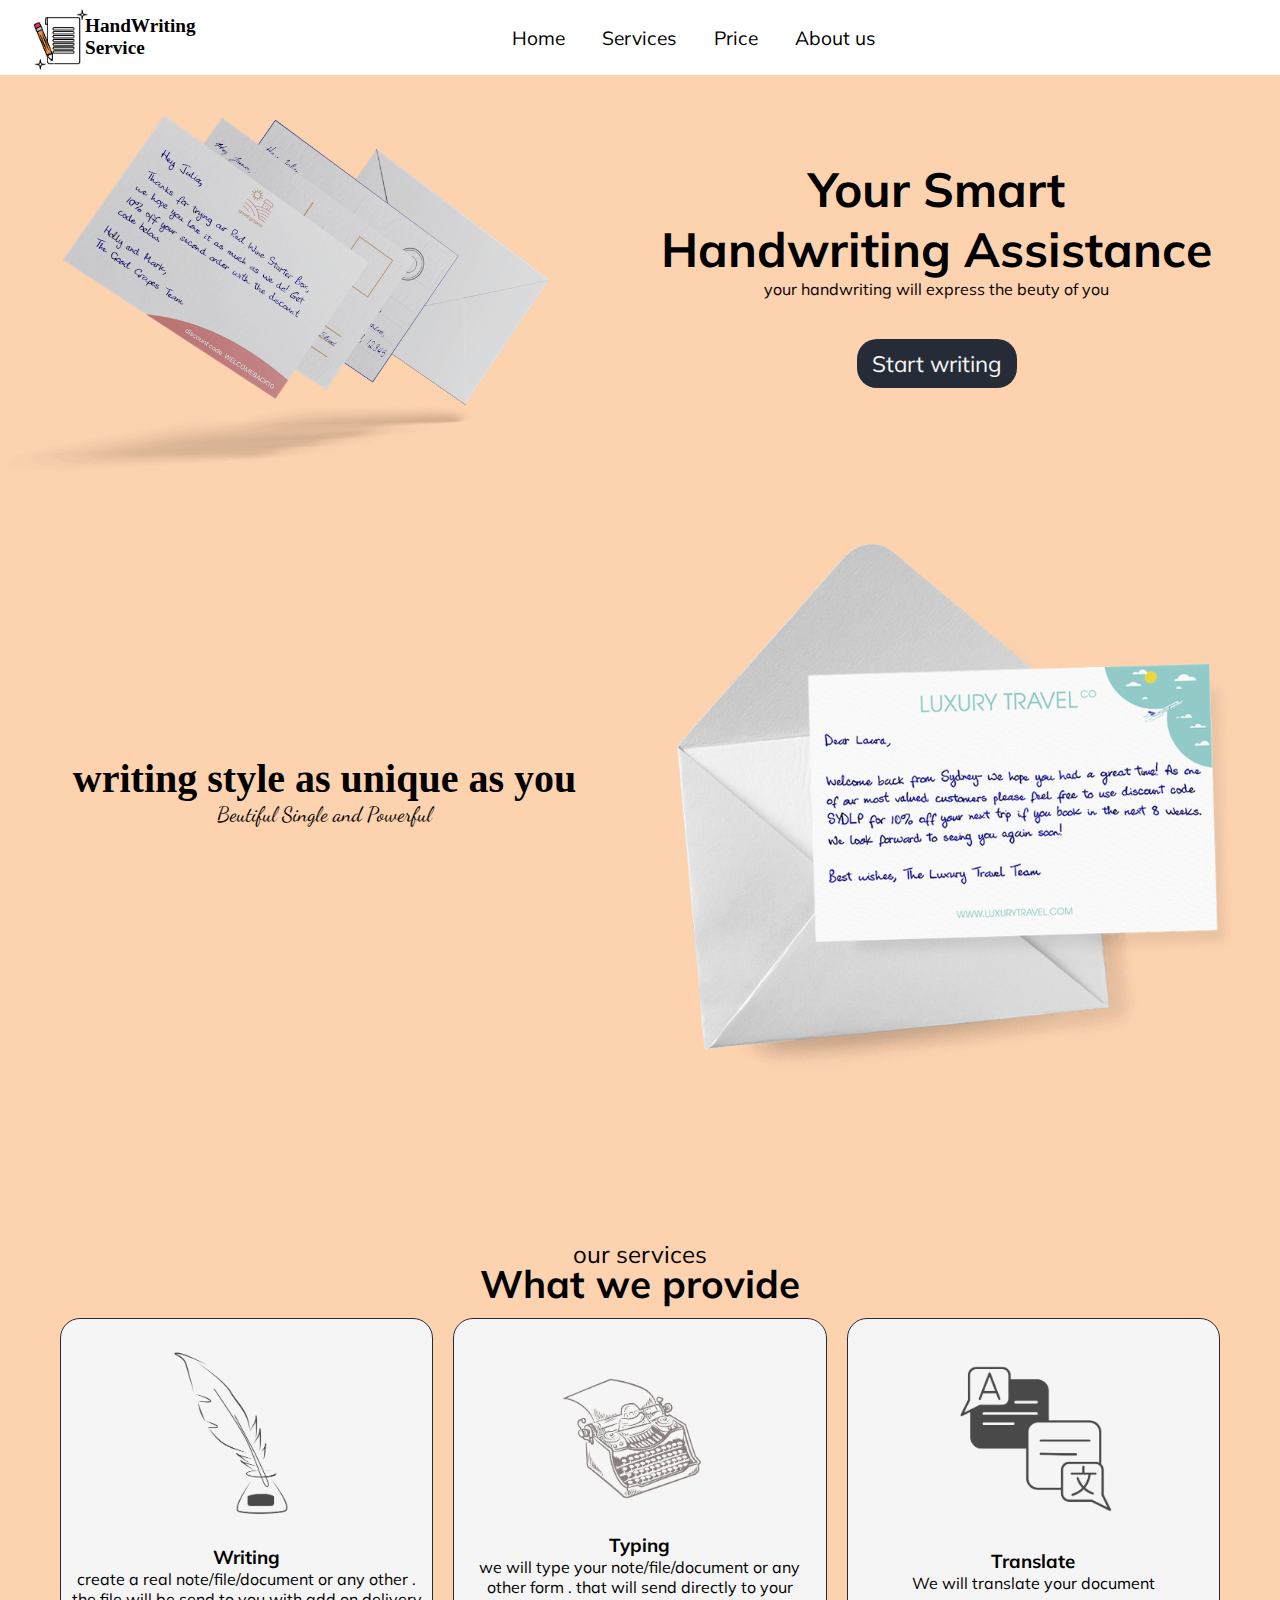
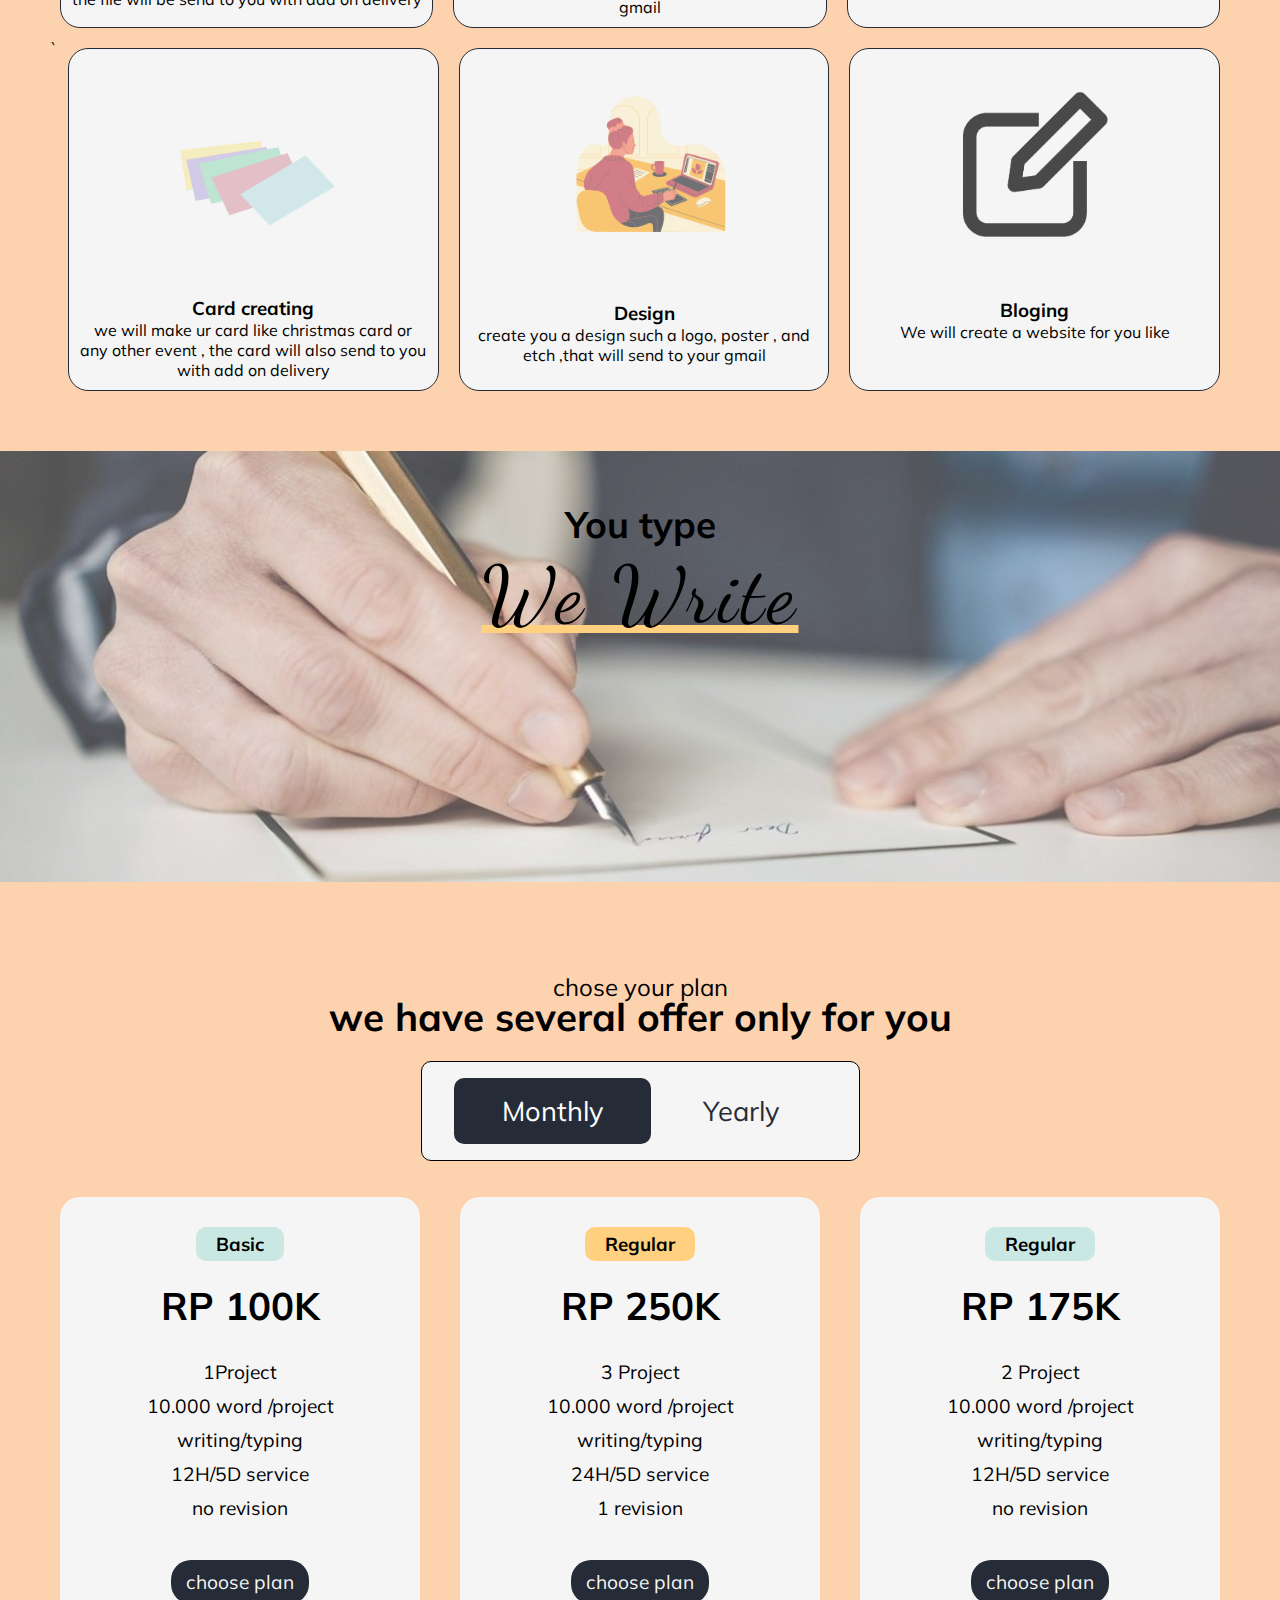
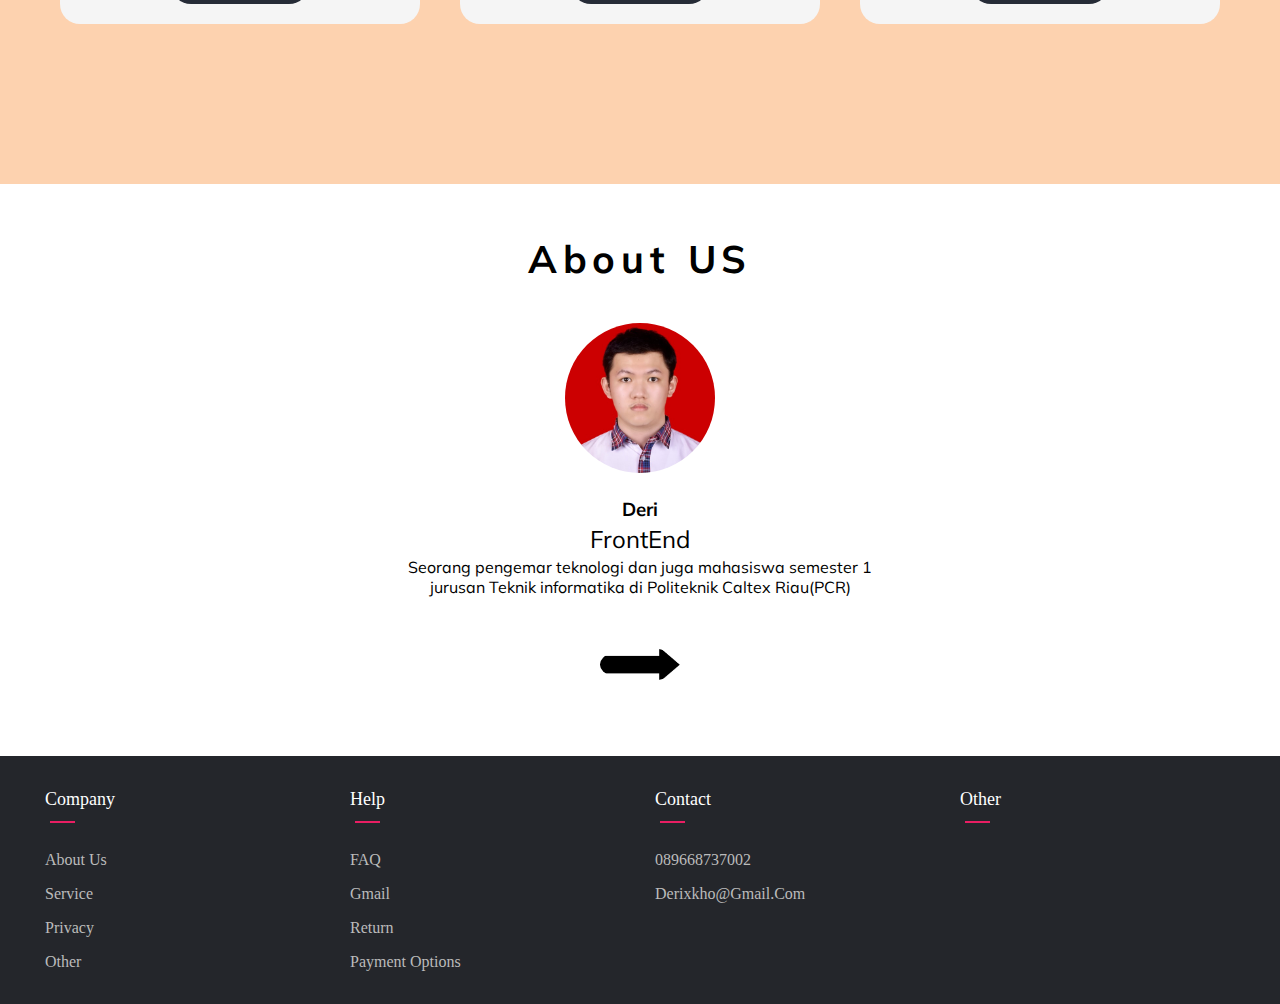
<file: index.html>
<!DOCTYPE html>
<html lang="en">
<head>
    <meta charset="UTF-8">
    <meta http-equiv="X-UA-Compatible" content="IE=edge">
    <meta name="viewport" content="width=device-width, initial-scale=1.0">
    <title></title>
    <!-- font -->
    <link rel="preconnect" href="https://fonts.googleapis.com">
    <link rel="preconnect" href="https://fonts.gstatic.com" crossorigin>
    <link href="https://fonts.googleapis.com/css2?family=Mulish&display=swap" rel="stylesheet">
    <link rel="preconnect" href="https://fonts.googleapis.com">
<link rel="preconnect" href="https://fonts.gstatic.com" crossorigin>
    <link href="https://fonts.googleapis.com/css2?family=Dancing+Script&display=swap" rel="stylesheet">
    <link rel="stylesheet" href="HandWriting.css">
</head>
<body>
    <header>
        
            <a href="#" class="logoContainer">
                <img src="asset/Logo-removebg-preview.png" width="70px" class="logo">
                <p class="logoText">HandWriting Service</p>
            </a>
        <nav class="navbar">
            <a href="">Home
                <span></span>
                <span></span>
            </a>
            <a href="#services">Services
                <span></span>
                <span></span>
                
            </a>
            <a href="#pricing">Price
                <span></span>
                <span></span>
               
            </a>
            <a href="#Review" class="about">About us
                <span></span>
                <span></span>
                
            </a>
        </nav>

            <div class="menuBurger">
                <div class="btnBurger"></div>
            </div>
        

<div class="bigcontainer">
    </header>

    <!-- section -->
    <main class="bagianDepan">
            <img src="asset/envelope2.png" alt="" class=" gambarUtama" >
        <div class="isi">
            
            <h2>Your Smart</h2>
            <h2> Handwriting Assistance</h2>
            <p>your handwriting will express the beuty of you</p>
            <a href="#" class="btnStart">Start writing</a>

        </div>

        <div class="isidua">
            <h2>writing style as unique as you</h2>
            <p>Beutiful Single and Powerful</p>
        </div>
        <img src="asset/surat.png" class="gambarKedua">
    </main>
    <section class="services" >
    <div class="heading">
        <span id="services">our services</span>
        <h1>What we provide</h1>
    </div>
    <article class="service" >
            <div class="containerBox">
                <img src="asset/logo1.png" alt="" width="100%">
                <h3>Writing</h3>
                <p>create a real note/file/document or any other . the file will be send to you with add on delivery</p>
            </div>
            <div class="containerBox">
                <img src="asset/logo2.png" alt="" width="100%">
                <h3>Typing</h3>
                <p>we will type your note/file/document or any other form . that will send directly to your gmail</p>
            </div>
            <div class="containerBox">
                <img src="asset/logo3.png" alt=""width="100%">
                <h3>Translate</h3>
                <p>We will translate your document </p>
            </div>
    </article>
        <article class="service">`
            <div class="containerBox">
                <img src="asset/logo4.png" alt=""width="100%">
                <h3>Card creating</h3>
                <p>we will make ur card like christmas card or any other event , the card will also send to you with add on delivery</p>
            </div>
            <div class="containerBox">
                <img src="asset/logo5.png" alt="" width="100%">
                <h3>Design</h3>
                <p>create you a design such a logo,  poster , and etch  ,that will send to your gmail</p>
            </div>
            <div class="containerBox adjust">
                <img src="asset/logo6.png" alt="" width="100%">
                <h3>Bloging</h3>
                <p>We will create a website for you like</p>
            </div>
        </article>
        </section>
    <article class="quetos">
        <img src="asset/gambar2.jpg" alt="" >
            <div class="content">
                <h3>You type</h3>
                <p>We Write </p>

            </div>
    </article>
    

<!-- price -->
<section class="pricing" >
    <div class="heading"id="pricing">
         <span >chose your plan</span>
         <h1> we have several offer only for you</h1>
    </div>
    <div class="btnPilih">
        <span href="" class="mounthly active">Monthly</span>
        <span href="" class="yearly">Yearly</span>
    </div>
    <div class="pack animaasi">
        <div class="offer">
            <h3 class="classPack">Basic</h3>
            <h1 class="harga">RP 100K </h1>
            <p class="project"> 1Project</p>
            <p class="words">10.000 word /project</p>
            <p class="">writing/typing</p>     
            <p>12H/5D service</p>
            <p class="revisi">no revision</p>
            <p class="btnStart">choose plan</p>
        </div>

        <div class="offer">
            <h3 class="classPacks">Regular</h3>
            <h1 class="harga">RP 250K </h1>
            <p class="project">3 Project</p>
            <p class="words">10.000 word /project</p>
            <p class="">writing/typing</p>
            <p>24H/5D service</p>
            <p class="revisi">1 revision</p>
            <p class="btnStart">choose plan</p>
        </div>

        <div class="offer">
            <h3 class="classPack">Regular</h3>
            <h1 class="harga">RP 175K </h1>
            <p class="project">2 Project</p>
            <p class="words">10.000 word /project</p>
            <p class="">writing/typing</p>
            <p>12H/5D service</p>
            <p class="revisi">no revision</p>
            <p class="btnStart">choose plan</p>
        </div>
    </div>
</section>

<aside id="Review" class="Review">
        <h1>About US</h1>

    <div class="slideContainer">

        <div class="slide hidup">
            <img src="asset/Deri.jpg" alt="" width="150px" height="150px">
            <h3>Deri</h3>
            <span>FrontEnd</span>
            <p>Seorang pengemar teknologi dan juga mahasiswa semester 1 jurusan Teknik informatika di Politeknik Caltex Riau(PCR) </p>
        </div>

        <div class="slide">
            <img src="asset/Nexro.jpeg" alt="" width="150px" height="150px">
            <h3>Nexro</h3>
            <span>FrontEnd</span>
            <p>Seorang mahasiswa semester 1 jurusan Teknik informatika di Politeknik Caltex Riau(PCR) </p>
        </div>

    </div>
    <div class="arrow">
        <img src="asset/Arrow2.png" alt="" width="80px" class="panahprev">
        <img src="asset/Arrow.png" alt="" width="80px" class="panahnext hidup">
    </div>
</aside>

<!-- footer -->
<footer>
    <div class="container">
        <div class="row">
            <div class="bang">
                <h4>Company</h4>
                <ul>
                    <li><a href="">About Us</a></li>
                    <li><a href="">Service</a></li>
                    <li><a href="">Privacy</a></li>
                    <li><a href="">Other</a></li>
                    
                </ul>
            </div>
            
            <div class="bang">
                <h4>Help</h4>
                <ul>
                    <li><a href="">FAQ</a></li>
                    <li><a href="">Gmail</a></li>
                    <li><a href="">Return</a></li>
                    <li><a href="">Payment Options</a></li>
                </ul>
            </div>
            
            
            <div class="bang">
                <h4>Contact</h4>
                <ul>
                    <li><a href="">089668737002</a></li>
                    <li><a href="">derixkho@gmail.com</a></li>
                </ul>
            </div>

            <div class="bang">
                <h4>Other</h4>
                <ul>
                </ul>
            </div>
            
        </div>
    </div>
</footer>
<!--  -->



</div>


    <script src="HandWriting.js"></script>
</body>
</html>
</file>
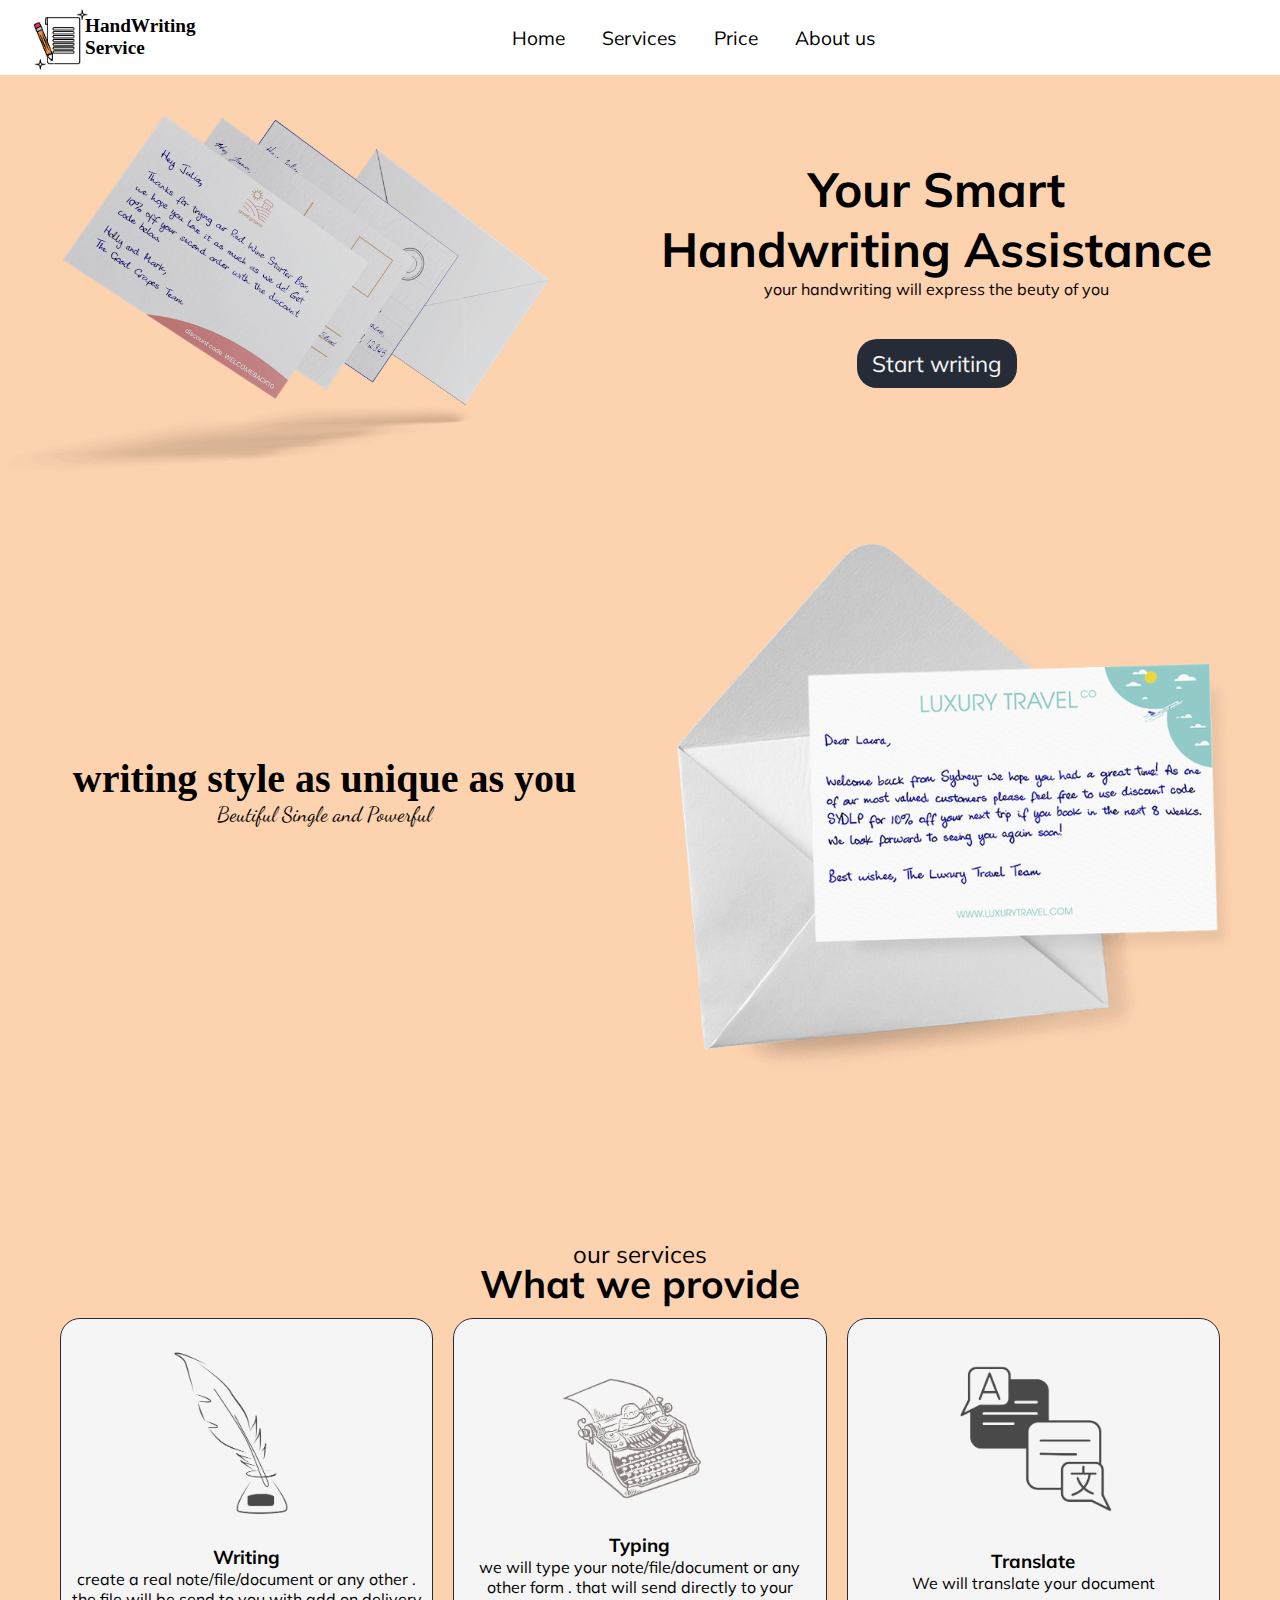
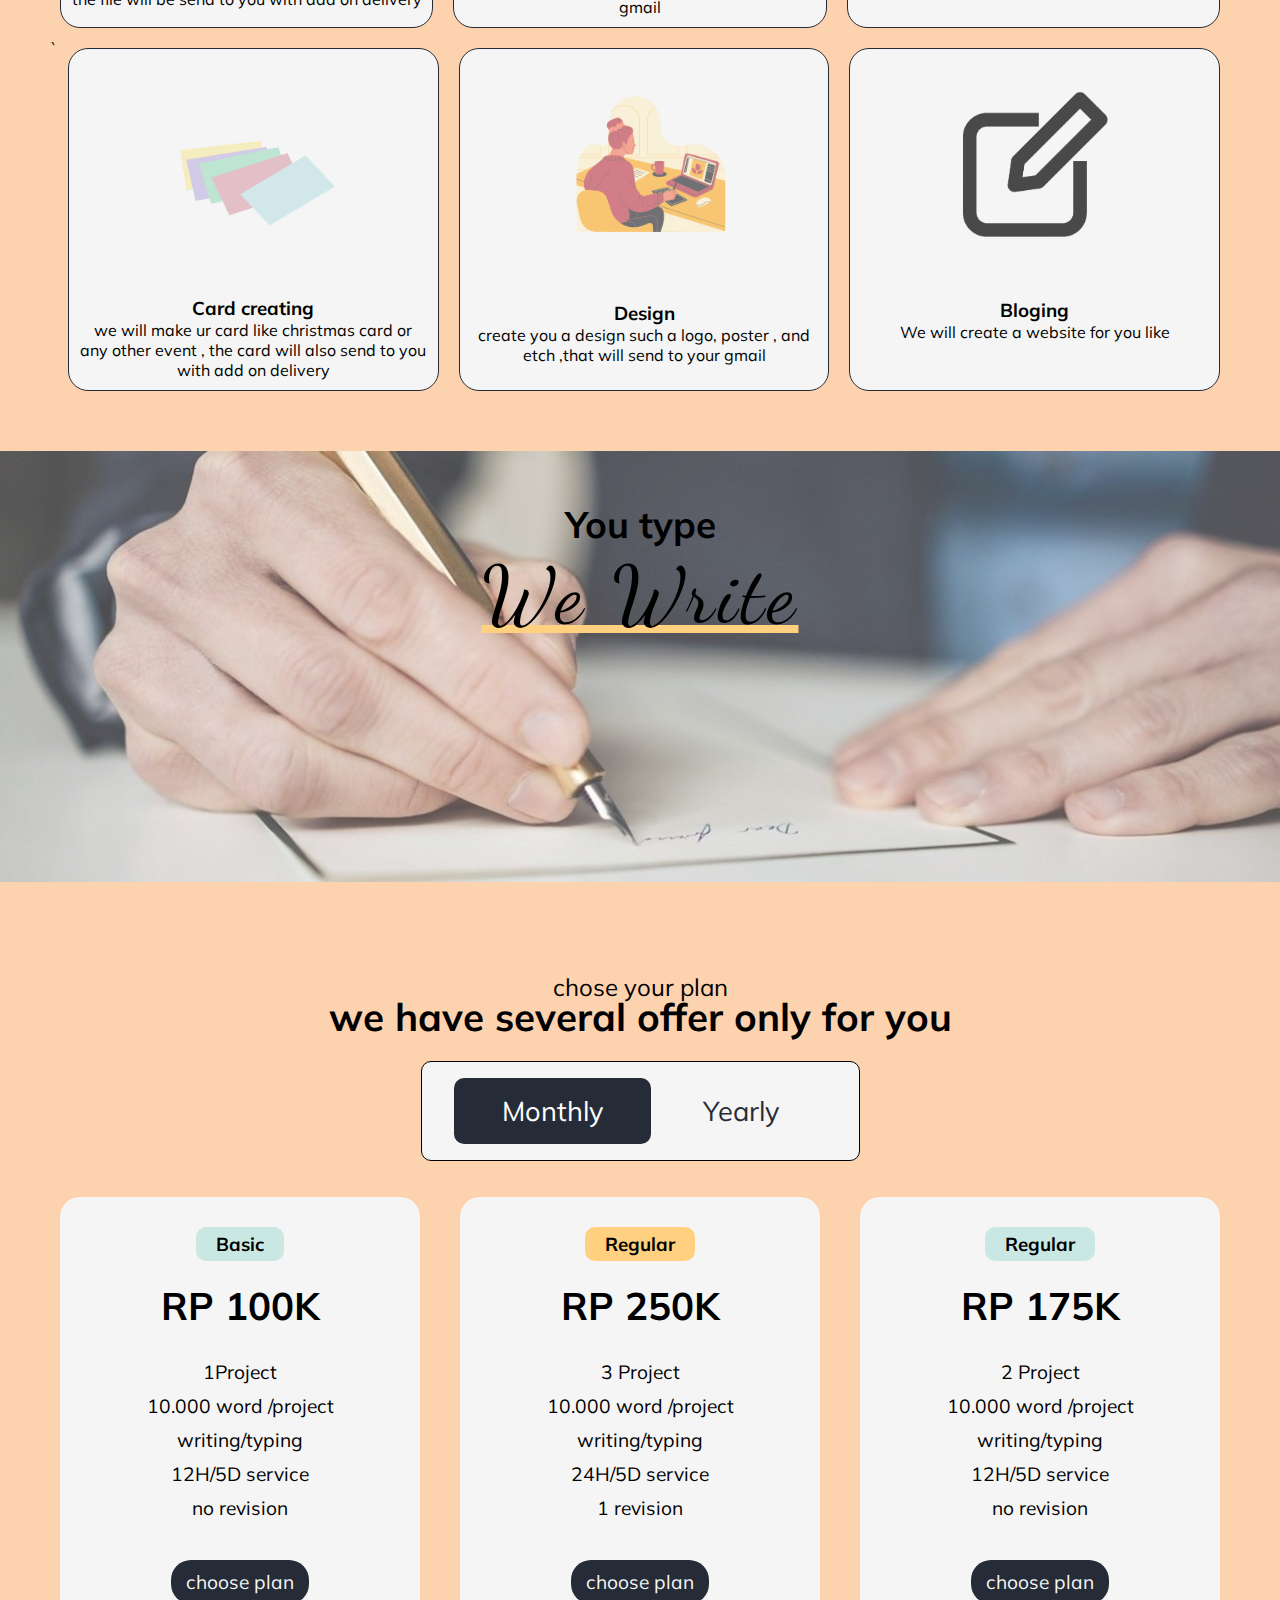
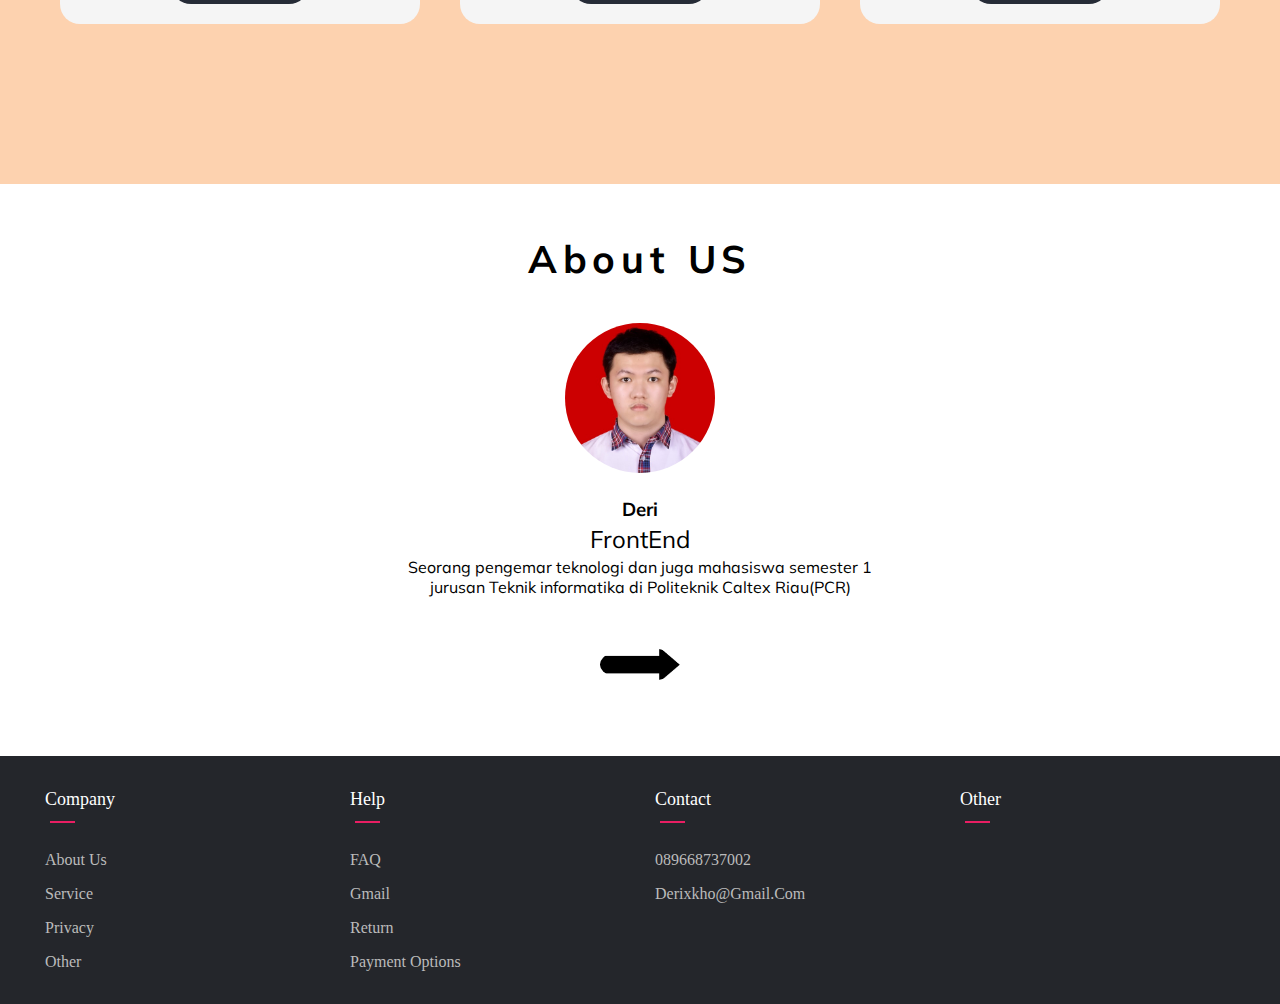
<file: HandWriting.html>
<!DOCTYPE html>
<html lang="en">
<head>
    <meta charset="UTF-8">
    <meta http-equiv="X-UA-Compatible" content="IE=edge">
    <meta name="viewport" content="width=device-width, initial-scale=1.0">
    <title></title>
    <!-- font -->
    <link rel="preconnect" href="https://fonts.googleapis.com">
    <link rel="preconnect" href="https://fonts.gstatic.com" crossorigin>
    <link href="https://fonts.googleapis.com/css2?family=Mulish&display=swap" rel="stylesheet">
    <link rel="preconnect" href="https://fonts.googleapis.com">
<link rel="preconnect" href="https://fonts.gstatic.com" crossorigin>
    <link href="https://fonts.googleapis.com/css2?family=Dancing+Script&display=swap" rel="stylesheet">
    <link rel="stylesheet" href="HandWriting.css">
</head>
<body>
    <header>
        
            <a href="#" class="logoContainer">
                <img src="asset/Logo-removebg-preview.png" width="70px" class="logo">
                <p class="logoText">HandWriting Service</p>
            </a>
        <nav class="navbar">
            <a href="">Home
                <span></span>
                <span></span>
            </a>
            <a href="#services">Services
                <span></span>
                <span></span>
                
            </a>
            <a href="#pricing">Price
                <span></span>
                <span></span>
               
            </a>
            <a href="#Review" class="about">About us
                <span></span>
                <span></span>
                
            </a>
        </nav>

            <div class="menuBurger">
                <div class="btnBurger"></div>
            </div>
        

<div class="bigcontainer">
    </header>

    <!-- section -->
    <main class="bagianDepan">
            <img src="asset/envelope2.png" alt="" class=" gambarUtama" >
        <div class="isi">
            
            <h2>Your Smart</h2>
            <h2> Handwriting Assistance</h2>
            <p>your handwriting will express the beuty of you</p>
            <a href="#" class="btnStart">Start writing</a>

        </div>

        <div class="isidua">
            <h2>writing style as unique as you</h2>
            <p>Beutiful Single and Powerful</p>
        </div>
        <img src="asset/surat.png" class="gambarKedua">
    </main>
    <section class="services" >
    <div class="heading">
        <span id="services">our services</span>
        <h1>What we provide</h1>
    </div>
    <article class="service" >
            <div class="containerBox">
                <img src="asset/logo1.png" alt="" width="100%">
                <h3>Writing</h3>
                <p>create a real note/file/document or any other . the file will be send to you with add on delivery</p>
            </div>
            <div class="containerBox">
                <img src="asset/logo2.png" alt="" width="100%">
                <h3>Typing</h3>
                <p>we will type your note/file/document or any other form . that will send directly to your gmail</p>
            </div>
            <div class="containerBox">
                <img src="asset/logo3.png" alt=""width="100%">
                <h3>Translate</h3>
                <p>We will translate your document </p>
            </div>
    </article>
        <article class="service">`
            <div class="containerBox">
                <img src="asset/logo4.png" alt=""width="100%">
                <h3>Card creating</h3>
                <p>we will make ur card like christmas card or any other event , the card will also send to you with add on delivery</p>
            </div>
            <div class="containerBox">
                <img src="asset/logo5.png" alt="" width="100%">
                <h3>Design</h3>
                <p>create you a design such a logo,  poster , and etch  ,that will send to your gmail</p>
            </div>
            <div class="containerBox adjust">
                <img src="asset/logo6.png" alt="" width="100%">
                <h3>Bloging</h3>
                <p>We will create a website for you like</p>
            </div>
        </article>
        </section>
    <article class="quetos">
        <img src="asset/gambar2.jpg" alt="" >
            <div class="content">
                <h3>You type</h3>
                <p>We Write </p>

            </div>
    </article>
    

<!-- price -->
<section class="pricing" >
    <div class="heading"id="pricing">
         <span >chose your plan</span>
         <h1> we have several offer only for you</h1>
    </div>
    <div class="btnPilih">
        <span href="" class="mounthly active">Monthly</span>
        <span href="" class="yearly">Yearly</span>
    </div>
    <div class="pack animaasi">
        <div class="offer">
            <h3 class="classPack">Basic</h3>
            <h1 class="harga">RP 100K </h1>
            <p class="project"> 1Project</p>
            <p class="words">10.000 word /project</p>
            <p class="">writing/typing</p>     
            <p>12H/5D service</p>
            <p class="revisi">no revision</p>
            <p class="btnStart">choose plan</p>
        </div>

        <div class="offer">
            <h3 class="classPacks">Regular</h3>
            <h1 class="harga">RP 250K </h1>
            <p class="project">3 Project</p>
            <p class="words">10.000 word /project</p>
            <p class="">writing/typing</p>
            <p>24H/5D service</p>
            <p class="revisi">1 revision</p>
            <p class="btnStart">choose plan</p>
        </div>

        <div class="offer">
            <h3 class="classPack">Regular</h3>
            <h1 class="harga">RP 175K </h1>
            <p class="project">2 Project</p>
            <p class="words">10.000 word /project</p>
            <p class="">writing/typing</p>
            <p>12H/5D service</p>
            <p class="revisi">no revision</p>
            <p class="btnStart">choose plan</p>
        </div>
    </div>
</section>

<aside id="Review" class="Review">
        <h1>About US</h1>

    <div class="slideContainer">

        <div class="slide hidup">
            <img src="asset/Deri.jpg" alt="" width="150px" height="150px">
            <h3>Deri</h3>
            <span>FrontEnd</span>
            <p>Seorang pengemar teknologi dan juga mahasiswa semester 1 jurusan Teknik informatika di Politeknik Caltex Riau(PCR) </p>
        </div>

        <div class="slide">
            <img src="asset/Nexro.jpeg" alt="" width="150px" height="150px">
            <h3>Nexro</h3>
            <span>FrontEnd</span>
            <p>Seorang mahasiswa semester 1 jurusan Teknik informatika di Politeknik Caltex Riau(PCR) </p>
        </div>

    </div>
    <div class="arrow">
        <img src="asset/Arrow2.png" alt="" width="80px" class="panahprev">
        <img src="asset/Arrow.png" alt="" width="80px" class="panahnext hidup">
    </div>
</aside>

<!-- footer -->
<footer>
    <div class="container">
        <div class="row">
            <div class="bang">
                <h4>Company</h4>
                <ul>
                    <li><a href="">About Us</a></li>
                    <li><a href="">Service</a></li>
                    <li><a href="">Privacy</a></li>
                    <li><a href="">Other</a></li>
                    
                </ul>
            </div>
            
            <div class="bang">
                <h4>Help</h4>
                <ul>
                    <li><a href="">FAQ</a></li>
                    <li><a href="">Gmail</a></li>
                    <li><a href="">Return</a></li>
                    <li><a href="">Payment Options</a></li>
                </ul>
            </div>
            
            
            <div class="bang">
                <h4>Contact</h4>
                <ul>
                    <li><a href="">089668737002</a></li>
                    <li><a href="">derixkho@gmail.com</a></li>
                </ul>
            </div>

            <div class="bang">
                <h4>Other</h4>
                <ul>
                </ul>
            </div>
            
        </div>
    </div>
</footer>
<!--  -->



</div>


    <script src="HandWriting.js"></script>
</body>
</html>
</file>
<file: HandWriting.css>
*{
    margin: 0;
    padding: 0;
    
}
body{
    overflow-x: hidden;
}
header { 
    z-index: 10000;
    display: flex ;
    align-items: center;
    justify-content:  space-between;
    background-color: white;
    padding: 5px;
    box-shadow: 0 .5rem 1rem rgba(0, 0, 0, .1);
    
}
.logoContainer{
    display: flex;
    margin-left:20px;
    text-decoration: none;
    width: 200px;
}
.logoText{
    margin-top: 10px;
    margin-left: -10px;
    color: black;
    font-weight: bolder;
    font-size: 1.2em;
    
    
}


/* nav */
nav a{
    text-decoration: none;
    font-family: 'Mulish', sans-serif;
    margin: 0 1rem;
    font-size: 1.2em;
    color: black;
    /* border: 1px solid black; */
    position: relative;
    transition: .5s;
    text-align: center;
    transition: .5s;
}
/* transition on menu navbar */
nav{
    width: 40%;
    /* border: 1px solid black; */
    /* text-align: center; */
    transition: all 0.3s ease;
    
}
nav a:hover{
    /* color:black; */
    letter-spacing: .25em;
}

a span{
    position: absolute;
    display: block;
    background-color: #ffd080;
}

a span:nth-child(1){
    left: 0;
    bottom: 0;
    width: 50.5%;
    height: 1.5px;
    transform: scaleX(0);
    transition: transform .5s;
}
a:hover span:nth-child(1){
    transform: scaleX(1);
    transform-origin: right;
}

a span:nth-child(2){
    right: 0;
    bottom: 0;
    width: 50.5%;
    height: 1.5px;
    transform: scaleX(0);
    transition: transform .5s;
}
a:hover span:nth-child(2){
    transform: scaleX(1);
    transform-origin: left;
}


/* hamburger */

.menuBurger{
    position: absolute;
    display: flex;
    justify-content: center;
    align-items: center;
    width: 40px;
    height: 40px;
    cursor: pointer;
    transition: all .5s ease-in-out;
    border: 3px solid black;
    top: 20px;
    right: 60px;
    display: none;
    
}
.btnBurger{
    width: 30px;
    height: 6px;
    background-color: black;
    border-radius:5px ;
    box-shadow: 0 2ox 5px rgba(255, 101, 47, .2);
    transition: all .5s ease-in-out;
}
.btnBurger::before,
.btnBurger::after{
    content: "";
    position: absolute;
    width: 30px;
    height: 6px;
    background-color: black;
    border-radius:5px ;
    box-shadow: 0 2ox 5px rgba(255, 101, 47, .2);
    transition: all .5s ease-in-out;
}

.btnBurger::before{
    transform: translateY(-12px);
}
.btnBurger::after{
    transform: translateY(12px);
}
.menuBurger.open .btnBurger{
    transform: translateX(-50px);
    background: transparent;
    box-shadow: none;
}
.menuBurger.open .btnBurger::before{
    transform: rotate(45deg) translate(35px,-35px);
}
.menuBurger.open .btnBurger::after{
    transform: rotate(-45deg) translate(35px,35px);
}

/* section part */
.bagianDepan{
    min-height: 80vt;
    display: flex;
    align-items: center;
    flex-wrap: wrap;
    gap: 2rem;
    background-color:#fdd2af;
    flex-direction: row;
    position: relative;
}

.gambarUtama{
   flex-grow: 1;
   width: 45%;
}

.isi{
    /* border: 1px solid black; */
    font-family:'mulish','sens-serif' ;
    padding-bottom: 30px;
    text-align: center;
    margin-right: 50px;
    flex-grow: 1;
}

.isi h2{
    font-size: 3em;
    margin-bottom: -10;
}
.isi p{
    margin-bottom: 50px;
    /* margin-left: 10px; */
}
.btnStart{
    color: whitesmoke;
    text-decoration: none;
    background-color: #262c37;
    padding: 10px;
    display: inline;
    /* border: 10px solid black; */
    /* margin-left: 10px; */
    border-radius: 20px;
    font-size: 1.4em;
    padding-left: 15px;
    padding-right: 15px;
    transition: .5s;
    cursor: pointer;

}
.btnStart:hover{
    letter-spacing: .15em;
    background-color: whitesmoke;
    color: #262c37;
    border: 1px solid #262c37;
}


.isidua{
    flex-grow: 1;
    text-align: center;
    margin-left:40px ;
    padding-bottom: 30px;
}
.isidua h2{
    font-size: 2.5em;

}
.isidua p{
    font-family: 'Dancing Script', cursive;
    font-size: 1.3em;
}
.gambarKedua{
    flex-grow: 1;
    width: 42.6%;
    padding: 14px;
}


/* service section */
.services{
    background-color: #fdd2af;
    padding-bottom: 50px;
}
.services .heading{
    padding-top: 150px;
    text-align: center;
    /* margin-top: 3rem; */
    font-family:'mulish','sens-serif' ;
    background-color: #fdd2af;
}
span{
    font-size: 1.5em;
}
h1{
    font-size: 2.4em;
    margin-top: -10px;
}
.service{
    display: flex;
    text-align: center;
    font-family: 'Mulish', sans-serif;
    padding-right:50px;
    padding-left: 50px;
    /* flex-wrap: ; */
    box-sizing: border-box;
    background-color: #fdd2af;

}
.containerBox  {
    border: 1px solid #262c37;
    width: 33%;
    flex: 1;
    border-radius: 20px;
    padding: 10px;
    background-color: whitesmoke;
    margin: 10px;
    
}
.containerBox img{
    display: block;
    width: 50%;
    margin: auto ;
}
.adjust img{
    margin-top:20px;
    margin-bottom: 20px;
}

/* aside */

article{
    background-repeat: no-repeat;
    background-position: center;
    background-repeat: no-repeat;
    background-size: cover;
    display: grid;
    position: relative;
    /* border: 1px solid black; */
    
     
}

article img{
    width: 100%;
    /* height: 400px; */
    opacity: 0.7;
    background-repeat: no-repeat;
     background-size: cover;
     display: block;
     width: 100%;
}

article .content{
    position: absolute;
    margin: auto;
    left:0 ;
    right: 0;
    top: 0;
    bottom: 0;
    margin-top: 50px;
    margin-bottom: 30px;
}
article .content h3{
    font-family:'mulish','sens-serif' ;
    font-size: 2.3em;
    text-align: center;

}
article .content p{
    font-family: 'Dancing Script', cursive;
    font-size: 5em;
    text-align: center;
    letter-spacing: .05em;
    text-decoration: underline;
    text-decoration-skip-ink: none;
    text-decoration-color:#ffd080 ;
}


/* pricing css */
.pricing{
    padding-top: 70px;
    text-align: center;
    padding-bottom: 150px;
    font-family: 'Mulish', sans-serif;
    background-color: #fdd2af;

}
.pricing .heading{
    padding: 20px;
}
.btnPilih{
    display: inline-block;
    border-radius: 10px;
    padding:2em ;
    margin-bottom: 1rem;
    background-color: whitesmoke;
    border :1px solid black;
    
}
/* tombol mounly yearly */
.btnPilih span{
    padding: 1rem 3rem;
    font-size: 1.7rem;
    cursor: pointer;
    color: #262c37;
    text-decoration: none;

}
.btnPilih span.active{
    background-color:#262c37;
    color: white;
    border-radius: 10px;
    text-decoration: none;
}




/* kotak dalam price */
.pack{
    display: grid;
    grid-template-columns: repeat( auto-fit, minmax(300px, 1fr) );
    justify-content: center;
    margin: auto;
    margin-right: 40px;
    margin-left:40px;
}
.offer{
    background-color: whitesmoke;
    margin: 20px;
    padding: 30px;
    border-radius: 20px;

}
.offer .revisi{
    margin-bottom:50px ;
}

.offer:hover{
    border: 1px solid black;
    transform: scale(1.1);
}
.classPack{
    background-color: #cae8e3;
    display: inline-block;
    padding: 5px 20px;
    border-radius: 10px;
    /* border: 1px solid #262c37; */
    margin-bottom: 30px;
}
.harga{
    margin-bottom:30px ;
}
.offer p{
    font-size: 1.2em;
    margin: 10px;
}
.classPacks{
    background-color: #ffd080;
    display: inline-block;
    padding: 5px 20px;
    border-radius: 10px;
    /* border: 1px solid #262c37; */
    margin-bottom: 30px;
}

.gold,.silver,.bronze{
    /* background-color: yellow; */
    display: inline-block;
    padding: 5px 20px;
    border-radius: 10px;
    margin-bottom: 30px;
}
.gold{
    background-color: #ffd700;
}
.silver{
    background-color: #c0c0c0;
}
.bronze{
    background-color: #9f7a34;
}

/* aside */
.Review{
    /* border: 1px solid black; */
    background-color: white;
    text-align: center;
    font-family: 'Mulish', sans-serif;

}
.Review h1{
    text-align: center;
    letter-spacing: .15em;
    padding-top: 50px;
    margin-bottom: 40px;
}

.Review img{
    border-radius: 50%;
}
.slide{
    /* border: 1px solid black; */
    width: 500px;
    margin: auto;
    display: none;
}
.slide h3{
    margin-top:20px;
    margin-bottom: 3px;
}
.slide p{
    margin-top: 3px;
    padding-bottom: 20px;
}
.hidup{
    display: block;
}
.arrow{
    padding-bottom: 40px;
    /* margin: 10px; */
   
}
.arrow img{
    margin: 30px;
    cursor: pointer;
    display: none;
}
.arrow img.hidup{
    display: inline-block;
}
/* footer */

.container{
    background-color:#24262b;
    line-height: 1.5;
    padding: 30px;
}
.row{
    display: flex;
}
footer ul{
    list-style: none;
}

.bang{
    width: 25%;
    padding: 0px 15px;
}

.bang h4{
    font-size: 18px;
    color: white;
    margin-bottom: 35px;
    font-weight: 500;
    position: relative;
}

.bang h4::before{
    content: '';
    position: absolute;
    left: 5px;
    bottom: -10px;
    background-color: #e91e63;
    height: 2px;
    width: 25px;
}

.bang ul li:not(:last-child){
    margin-bottom: 10px;
}

.bang ul li a{
    font-size: 16px;
    text-transform: capitalize;
    text-decoration: none;
    font-weight: 300;
    color: #bbbbbb;
    display: all 0.3s ease;
    transition: all 0.3 ease;
}
.bang ul li a:hover{
    color: white;
    padding-left: 8px;
}




/* responsive */

@media (max-width:1115px) {
    .gambarKedua{
        order: 1;
    }
    .isidua{
        order: 2;
    }
}
@media (max-width:1000px){
    nav{
        width: 400px;
        margin-left: 20px;
    }
    nav a{
        margin-right:0px ;
        margin-left:20px ;
    }
    
    
}
@media(max-width:800px){
    .gambarUtama{
        /* border: 1px solid black; */
        flex-grow: 1;
        margin-left: -50px;
        width: 600px;
     }
        
    .service{
        display:inherit ;
        text-align: center;
        padding-right:80px;
        padding-left: 50px;
    }
    .containerBox  {
        border: 1px solid #262c37;
        width: 100%;
        flex: 1;
        padding: 10px;
        border-radius: 20px;
        margin-bottom: 30px;
    }

    .containerBox img{
        display: block;
        width: 50%;
        margin: auto ;
    }
    .adjust{
        margin-bottom:0px ;
    }
    .row{
        flex-wrap: wrap;
    }
    .bang{
        width: 40%;
        margin-bottom: 30px;
    }
    
    
}


@media(max-width:660px){
    .menuBurger{
        display: flex;
    }
     
    .navbar{
        position: absolute;
        top: 70px;
        right: 0px;
        background-color: white;
        flex-direction: column;
        display: flex;
        align-items: center;
        justify-content: space-evenly;
        z-index: -1;
        width: 100%;
        height: 100%;
        transform: translateX(100%);
        transition: all 0.5s;
        background-color: whitesmoke;
        z-index: 9999;
        
    }
    nav a{
        margin: 0;
        display: block;
        padding: 2em;
    }
    nav.open {
        transform: translateX(0);
    } 
    .gambarUtama{
        /* border: 1px solid black; */
        flex-grow: 1;
        margin-left: -10px;
        width: 500px;
     }
     .isi{
        margin-right: 0;
     }
     .isidua{
        margin-right: 50px;
     }
     aside .content h3{
        font-size: 1.3em;
    }
    aside .content p{
        font-size:2em;
    }
}

@media(max-width:574px){
    .bang{
        width: 90%;
        margin-bottom: 30px;
    }
}
</file>
